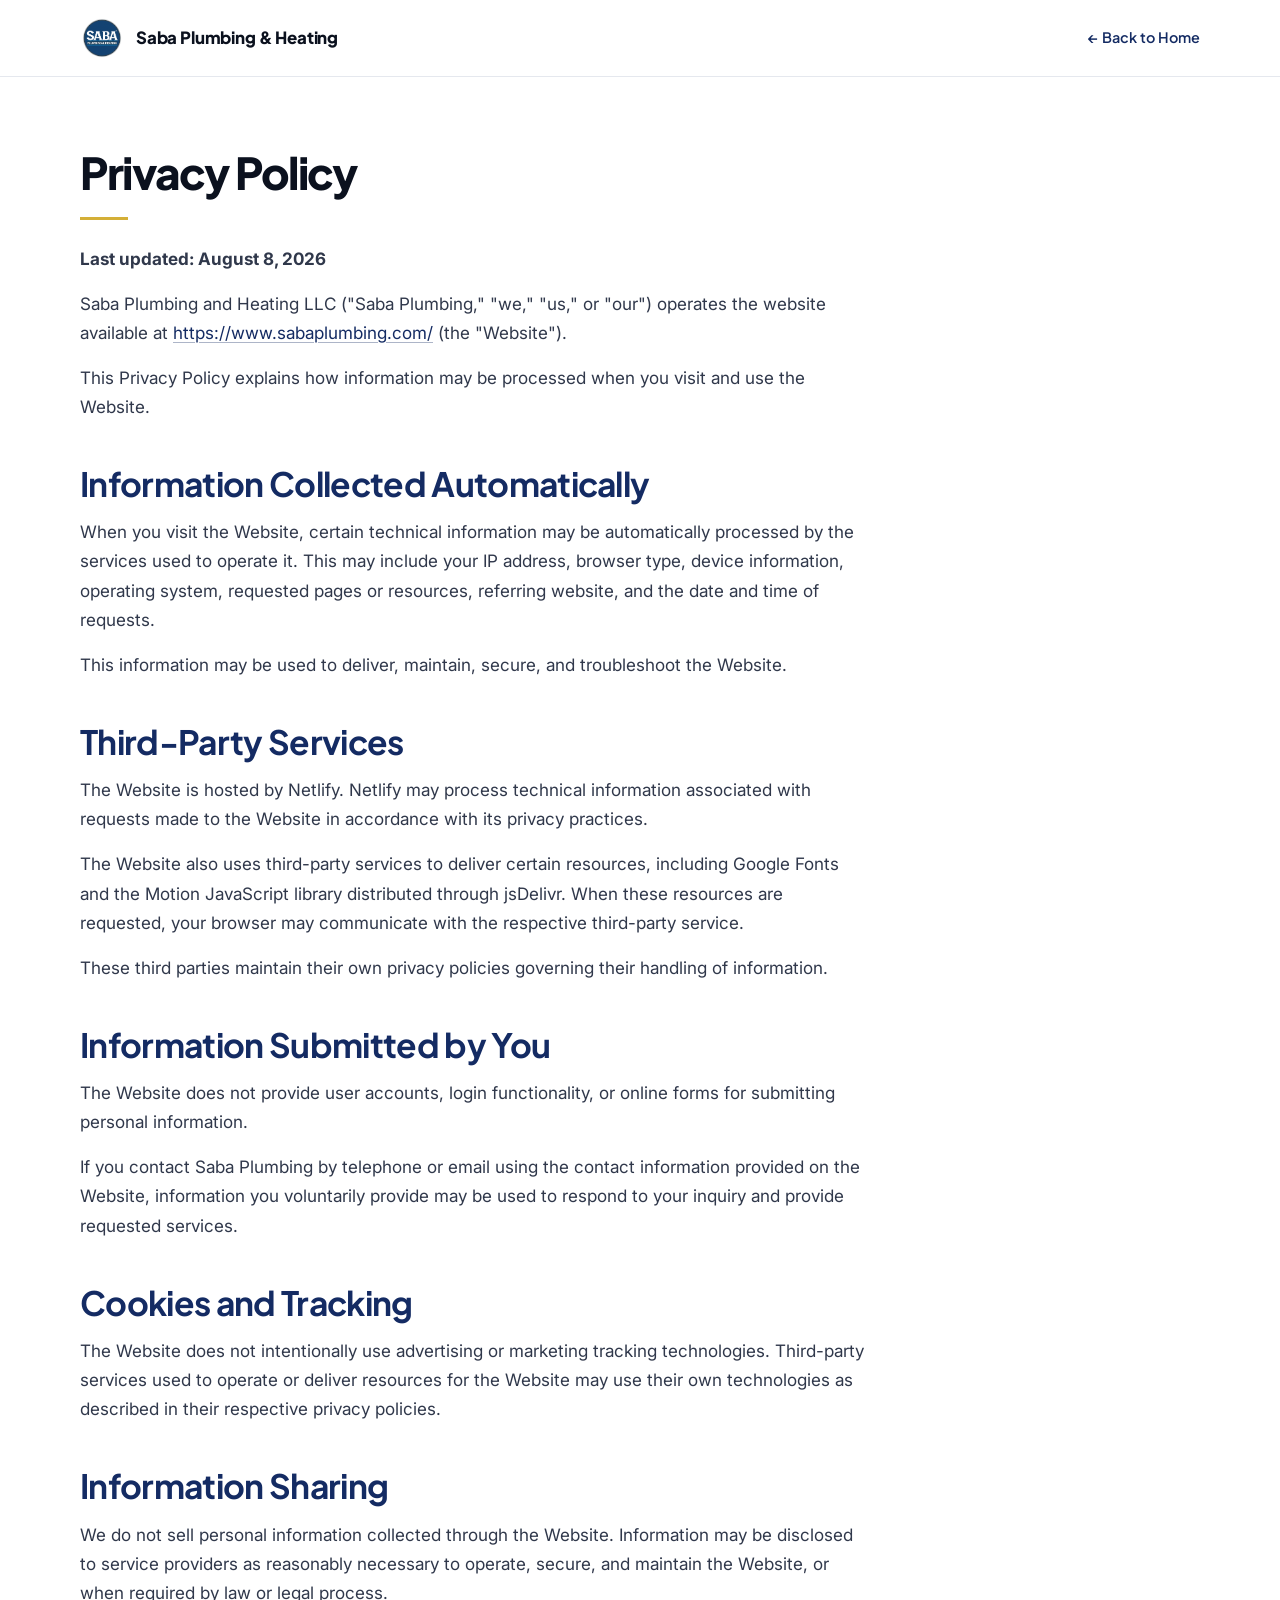
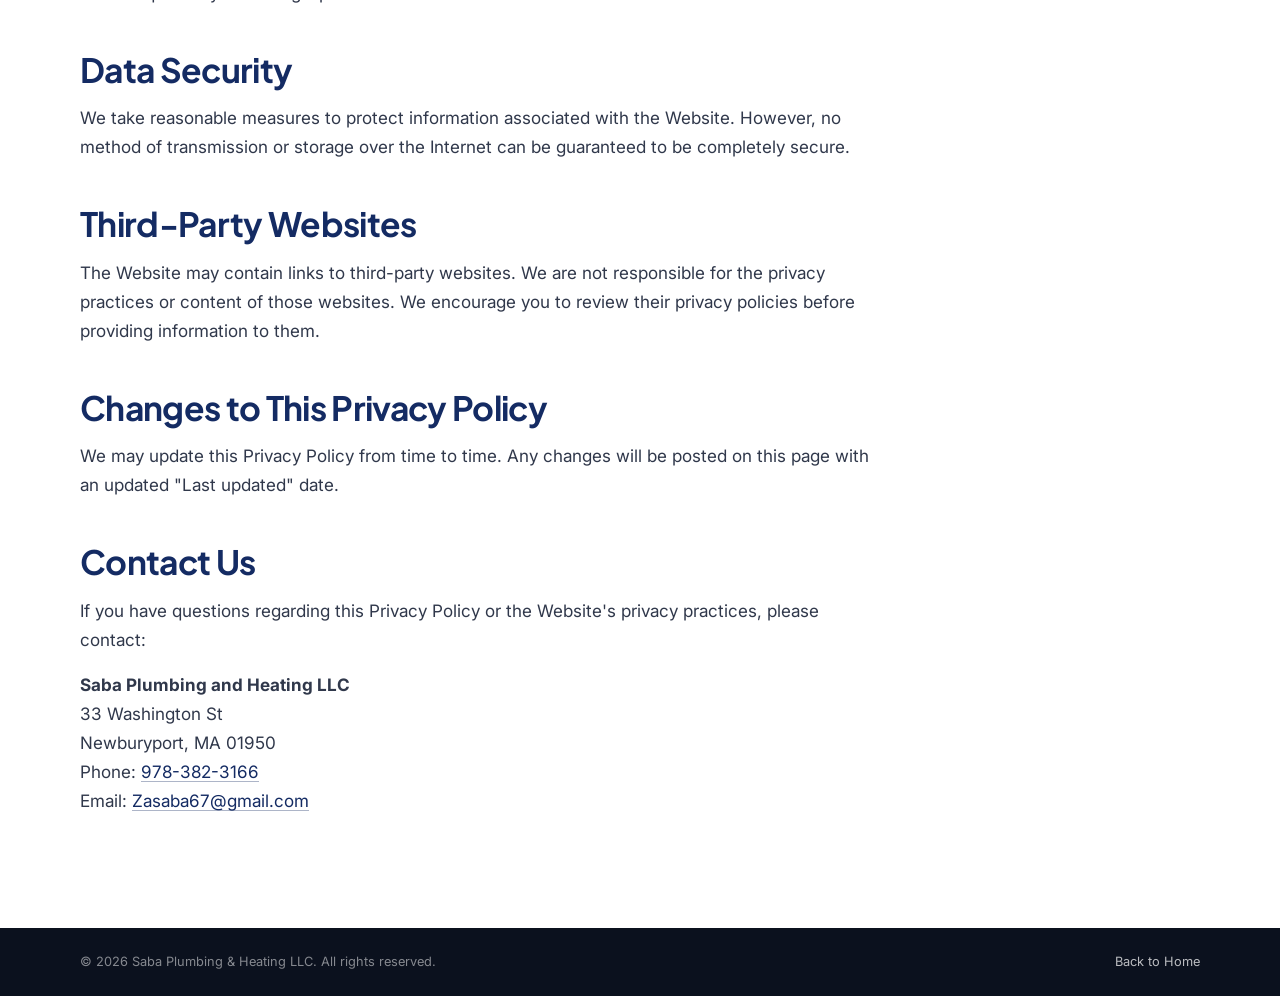
<file: privacy-policy.html>
<!DOCTYPE html>
<html lang="en">
<head>
<meta charset="UTF-8">
<meta name="viewport" content="width=device-width, initial-scale=1.0">
<title>Privacy Policy | Saba Plumbing &amp; Heating</title>
<meta name="description" content="Privacy Policy for Saba Plumbing and Heating LLC.">
<!-- This utility page must not appear in search results. -->
<meta name="robots" content="noindex, nofollow">
<meta name="theme-color" content="#0B111E">
<link rel="icon" type="image/png" href="images/logo.png">
<link rel="preconnect" href="https://fonts.googleapis.com">
<link rel="preconnect" href="https://fonts.gstatic.com" crossorigin>
<link href="https://fonts.googleapis.com/css2?family=Plus+Jakarta+Sans:wght@500;600;700;800&family=Inter:wght@400;500;600;700&display=swap" rel="stylesheet">
<link rel="stylesheet" href="styles.css?v=15">
<style>
  /* Legal page chrome — simple, on-brand, self-contained.
     Reuses the design tokens from styles.css. */
  .legal-header {
    position: sticky;
    top: 0;
    z-index: 1000;
    background: rgba(255, 255, 255, 0.96);
    -webkit-backdrop-filter: blur(14px);
    backdrop-filter: blur(14px);
    border-bottom: 1px solid var(--color-line);
  }
  .legal-header-inner {
    display: flex;
    align-items: center;
    justify-content: space-between;
    flex-wrap: wrap;
    gap: 0.75rem 1rem;
    padding-block: 1rem;
  }
  .legal-brand {
    display: inline-flex;
    align-items: center;
    gap: 0.75rem;
    font-family: var(--font-display);
    font-weight: 800;
    font-size: 1.05rem;
    letter-spacing: -0.01em;
    color: var(--color-ink);
  }
  .legal-logo { height: 2.75rem; width: auto; }
  .legal-back {
    font-family: var(--font-display);
    font-weight: 600;
    font-size: 0.9rem;
    color: var(--color-navy);
    transition: color var(--t-med) var(--ease-premium);
  }
  .legal-back:hover { color: var(--color-gold-deep); }

  .legal { padding-block: clamp(3rem, 7vw, 4.5rem) clamp(4rem, 8vw, 6rem); }
  .legal article { max-width: 72ch; }
  .legal h1 {
    font-size: clamp(1.9rem, 3vw + 1rem, 2.75rem);
    font-weight: 800;
    letter-spacing: var(--track-xl);
    margin-bottom: 1.5rem;
  }
  .legal h1::after {
    content: "";
    display: block;
    width: 48px;
    height: 3px;
    background: var(--color-gold);
    margin-top: 1.25rem;
  }
  .legal h2 {
    font-size: var(--heading-md);
    font-weight: 700;
    letter-spacing: var(--track-sm);
    color: var(--color-navy);
    margin: 2.75rem 0 0.75rem;
  }
  .legal p { margin: 1rem 0; color: var(--color-ink-soft); line-height: 1.7; }
  .legal p:first-of-type { margin-top: 0; }
  .legal a {
    color: var(--color-navy);
    text-decoration: underline;
    text-decoration-color: rgba(20, 43, 99, 0.35);
    text-underline-offset: 3px;
    transition: color var(--t-med) var(--ease-premium);
  }
  .legal a:hover { color: var(--color-gold-deep); text-decoration-color: currentColor; }

  .legal-footer { background: var(--color-ink); color: var(--color-on-dark-dim); }
  .legal-footer-inner {
    display: flex;
    align-items: center;
    justify-content: space-between;
    flex-wrap: wrap;
    gap: 0.75rem 1rem;
    padding-block: 1.5rem;
    font-size: 0.8rem;
  }
  .legal-footer a { color: var(--color-on-dark); transition: color var(--t-med) var(--ease-premium); }
  .legal-footer a:hover { color: var(--color-gold); }
</style>
</head>
<body>
<header class="legal-header">
  <div class="container legal-header-inner">
    <a class="legal-brand" href="index.html" aria-label="Saba Plumbing &amp; Heating home">
      <img class="legal-logo" src="images/logo.png" alt="">
      Saba Plumbing &amp; Heating
    </a>
    <a class="legal-back" href="index.html">&larr; Back to Home</a>
  </div>
</header>

<main class="legal">
  <div class="container">
    <article>
      <h1>Privacy Policy</h1>
      <p><strong>Last updated: August 8, 2026</strong></p>
      <p>Saba Plumbing and Heating LLC ("Saba Plumbing," "we," "us," or "our") operates the website available at <a href="https://www.sabaplumbing.com/" rel="noopener noreferrer">https://www.sabaplumbing.com/</a> (the "Website").</p>
      <p>This Privacy Policy explains how information may be processed when you visit and use the Website.</p>

      <h2>Information Collected Automatically</h2>
      <p>When you visit the Website, certain technical information may be automatically processed by the services used to operate it. This may include your IP address, browser type, device information, operating system, requested pages or resources, referring website, and the date and time of requests.</p>
      <p>This information may be used to deliver, maintain, secure, and troubleshoot the Website.</p>

      <h2>Third-Party Services</h2>
      <p>The Website is hosted by Netlify. Netlify may process technical information associated with requests made to the Website in accordance with its privacy practices.</p>
      <p>The Website also uses third-party services to deliver certain resources, including Google Fonts and the Motion JavaScript library distributed through jsDelivr. When these resources are requested, your browser may communicate with the respective third-party service.</p>
      <p>These third parties maintain their own privacy policies governing their handling of information.</p>

      <h2>Information Submitted by You</h2>
      <p>The Website does not provide user accounts, login functionality, or online forms for submitting personal information.</p>
      <p>If you contact Saba Plumbing by telephone or email using the contact information provided on the Website, information you voluntarily provide may be used to respond to your inquiry and provide requested services.</p>

      <h2>Cookies and Tracking</h2>
      <p>The Website does not intentionally use advertising or marketing tracking technologies. Third-party services used to operate or deliver resources for the Website may use their own technologies as described in their respective privacy policies.</p>

      <h2>Information Sharing</h2>
      <p>We do not sell personal information collected through the Website. Information may be disclosed to service providers as reasonably necessary to operate, secure, and maintain the Website, or when required by law or legal process.</p>

      <h2>Data Security</h2>
      <p>We take reasonable measures to protect information associated with the Website. However, no method of transmission or storage over the Internet can be guaranteed to be completely secure.</p>

      <h2>Third-Party Websites</h2>
      <p>The Website may contain links to third-party websites. We are not responsible for the privacy practices or content of those websites. We encourage you to review their privacy policies before providing information to them.</p>

      <h2>Changes to This Privacy Policy</h2>
      <p>We may update this Privacy Policy from time to time. Any changes will be posted on this page with an updated "Last updated" date.</p>

      <h2>Contact Us</h2>
      <p>If you have questions regarding this Privacy Policy or the Website's privacy practices, please contact:</p>
      <p>
        <strong>Saba Plumbing and Heating LLC</strong><br>
        33 Washington St<br>
        Newburyport, MA 01950<br>
        Phone: <a href="tel:9783823166">978-382-3166</a><br>
        Email: <a href="mailto:Zasaba67@gmail.com">Zasaba67@gmail.com</a>
      </p>
    </article>
  </div>
</main>

<footer class="legal-footer">
  <div class="container legal-footer-inner">
    <p>&copy; 2026 Saba Plumbing &amp; Heating LLC. All rights reserved.</p>
    <a href="index.html">Back to Home</a>
  </div>
</footer>
</body>
</html>
</file>
<file: styles.css>
/* ==========================================================================
   Saba Plumbing & Heating — Master Stylesheet v2
   Design system: white canvas, deep midnight ink, midnight blue, anodized gold.
   Premium midnight blue & gold palette / sharp 4px radii / editorial whitespace.
   All spacing adheres to a strict 4px/8px grid. Depth comes from layered
   shadows and surface tints, never generic 1px container borders.
   ========================================================================== */

/* --------------------------------------------------------------------------
   1. Design tokens
   -------------------------------------------------------------------------- */
:root {
  /* Color system */
  --color-white:       #FFFFFF;
  --color-ink:         #0B111E;   /* Deep Midnight Ink — text, lines, borders */
  --color-ink-soft:    #30384B;   /* Secondary text on light */
  --color-navy:        #142B63;   /* Deep Midnight Blue - branding anchor */
  --color-navy-deep:   #0E1F49;   /* Midnight Blue hover state */
  --color-gold:        #D4AF37;   /* Polished Anodized Gold — stars, accents */
  --color-gold-deep:   #B8952C;   /* Gold hover state */
  --color-mist:        #F5F6F8;   /* Light section canvas */
  --color-line:        #E5E8EE;   /* Hairlines — editorial grid only */
  --color-muted:       #5A6478;   /* Body muted text */
  --color-on-dark:     rgba(255, 255, 255, 0.72);
  --color-on-dark-dim: rgba(255, 255, 255, 0.5);

  /* Typography — fluid modular scale (Major Third, clamp-based) */
  --font-display: 'Plus Jakarta Sans', -apple-system, BlinkMacSystemFont, 'Segoe UI', sans-serif;
  --font-body:    'Inter', -apple-system, BlinkMacSystemFont, 'Segoe UI', Roboto, sans-serif;

  --text-xs:     0.75rem;                                  /* 12 — captions   */
  --text-sm:     0.875rem;                                 /* 14 — meta       */
  --text-base:   clamp(1rem, 0.15vw + 0.95rem, 1.125rem);  /* 16–18 — body    */
  --text-lg:     1.25rem;                                  /* 20 — h3         */
  --text-xl:     1.5rem;                                   /* 24              */
  --heading-sm:  clamp(1.125rem, 0.8vw + 1rem, 1.35rem);   /* 18–22 — cards   */
  --heading-md:  clamp(1.5rem, 1.5vw + 1.1rem, 2.1rem);    /* 24–34           */
  --heading-lg:  clamp(2rem, 3vw + 1rem, 3rem);            /* 32–48 — h2      */
  --heading-xl:  clamp(2.25rem, 5vw + 1rem, 4.5rem);       /* 36–72 — h1      */

  /* Tracking — tight only where type is large, scaled down with size */
  --track-xl: -0.04em;   /* ≥ 2rem display */
  --track-lg: -0.03em;   /* 1.5–2rem headings */
  --track-sm: -0.02em;   /* 1.25rem headings */
  --track-xs: -0.01em;   /* ≤ 1.125rem */

  /* Shape & structure */
  --radius-sharp: 4px;
  --container:    1200px;
  --header-h:     140px;  /* sized for the taller header logo */

  /* Spacing scale — strict 8px grid */
  --space-1:  0.25rem;  /*  4 */
  --space-2:  0.5rem;   /*  8 */
  --space-3:  0.75rem;  /* 12 */
  --space-4:  1rem;     /* 16 */
  --space-5:  1.5rem;   /* 24 */
  --space-6:  2rem;     /* 32 */
  --space-7:  2.5rem;   /* 40 */
  --space-8:  3rem;     /* 48 */
  --space-9:  4rem;     /* 64 */
  --space-10: 5rem;     /* 80 */

  --section-pad: clamp(4rem, 7vw, 6.5rem);                 /* 64–104, 8-grid  */
  --gutter:     clamp(1.5rem, 4vw, 2.5rem);                /* 24–40, 8-grid   */

  /* Depth — layered shadows, borders reserved for editorial/active states */
  --shadow-1: 0 1px 2px rgba(11, 17, 30, 0.05);
  --shadow-2: 0 1px 2px rgba(11, 17, 30, 0.04), 0 12px 32px rgba(11, 17, 30, 0.07);
  --shadow-3: 0 2px 4px rgba(11, 17, 30, 0.05), 0 20px 48px rgba(11, 17, 30, 0.12);
  --shadow-btn: 0 1px 2px rgba(11, 17, 30, 0.14);

  /* Motion */
  --ease-premium: cubic-bezier(0.22, 1, 0.36, 1);
  --t-fast: 0.18s;
  --t-med:  0.3s;
}

/* --------------------------------------------------------------------------
   2. Reset & base
   -------------------------------------------------------------------------- */
*, *::before, *::after { box-sizing: border-box; }

html {
  scroll-behavior: smooth;
  scroll-padding-top: calc(var(--header-h) + var(--space-2));
  -webkit-text-size-adjust: 100%;
}

body {
  margin: 0;
  font-family: var(--font-body);
  font-size: var(--text-base);
  line-height: 1.6;
  color: var(--color-ink);
  background-color: var(--color-white);
  -webkit-font-smoothing: antialiased;
  -moz-osx-font-smoothing: grayscale;
  overflow-x: hidden;
}

img, svg { display: block; max-width: 100%; }
a { color: inherit; text-decoration: none; }
ul { list-style: none; margin: 0; padding: 0; }
h1, h2, h3, h4, p, blockquote, address, figure { margin: 0; }

h1, h2, h3, h4 {
  font-family: var(--font-display);
  line-height: 1.08;
}

button { font-family: inherit; }

::selection { background: var(--color-navy); color: var(--color-white); }

:focus-visible {
  outline: 2px solid var(--color-navy);
  outline-offset: 3px;
  border-radius: var(--radius-sharp);
}

.site-footer :focus-visible { outline-color: var(--color-gold); }

/* --------------------------------------------------------------------------
   3. Utilities
   -------------------------------------------------------------------------- */
.container {
  max-width: var(--container);
  margin-inline: auto;
  padding-inline: var(--gutter);
}

.section-pad { padding-block: var(--section-pad); }

.icon { width: 1.15em; height: 1.15em; flex-shrink: 0; }

.overline {
  font-family: var(--font-display);
  font-size: clamp(0.72rem, 0.5vw + 0.64rem, 0.8rem);
  font-weight: 700;
  letter-spacing: 0.2em;
  text-transform: uppercase;
  color: var(--color-navy);
}

.section-head {
  display: flex;
  align-items: flex-end;
  justify-content: space-between;
  gap: var(--space-8);
  margin-bottom: clamp(1.75rem, 3.5vw, 2.5rem);
}

.section-title {
  font-size: var(--heading-lg);
  font-weight: 800;
  letter-spacing: var(--track-lg);
  max-width: 16ch;
  margin-top: var(--space-4);
}

.section-rule {
  width: 40px;
  height: 3px;
  background-color: var(--color-gold);
  margin-top: 1.25rem;
}



.skip-link {
  position: absolute;
  left: -999px;
  top: 0;
  z-index: 2000;
  background: var(--color-ink);
  color: var(--color-white);
  padding: var(--space-3) 1.25rem;
  font-weight: 600;
  border-radius: var(--radius-sharp);
}
.skip-link:focus-visible { left: 1rem; top: 1rem; }

/* --------------------------------------------------------------------------
   4. Scroll progress — gold hairline pinned under the viewport top
   -------------------------------------------------------------------------- */
.scroll-progress {
  position: fixed;
  top: 0;
  left: 0;
  right: 0;
  height: 3px;
  background-color: var(--color-gold);
  transform-origin: 0 50%;
  transform: scaleX(0);
  z-index: 1200;
  pointer-events: none;
}

/* --------------------------------------------------------------------------
   5. Buttons — tactile: lift on hover, snap back on :active
   -------------------------------------------------------------------------- */
.btn {
  display: inline-flex;
  align-items: center;
  justify-content: center;
  gap: var(--space-2);
  font-family: var(--font-display);
  font-weight: 700;
  font-size: 0.95rem;
  letter-spacing: -0.01em;
  padding: var(--space-4) var(--space-5);
  border-radius: var(--radius-sharp);
  border: 1px solid transparent;
  cursor: pointer;
  white-space: nowrap;
  box-shadow: var(--shadow-btn);
  will-change: transform;
  transition:
    transform var(--t-fast) var(--ease-premium),
    background-color var(--t-med) var(--ease-premium),
    color var(--t-med) var(--ease-premium),
    border-color var(--t-med) var(--ease-premium),
    box-shadow var(--t-med) var(--ease-premium);
}
.btn:hover { transform: translateY(-2px); }
.btn:active { transform: translateY(0); }

.btn-gold {
  background-color: var(--color-gold);
  color: var(--color-ink);
}
.btn-gold:hover, .btn-gold:focus-visible {
  background-color: var(--color-gold-deep);
  box-shadow: 0 10px 24px rgba(212, 175, 55, 0.35);
}

.btn-navy {
  background-color: var(--color-navy);
  color: var(--color-white);
}
.btn-navy:hover, .btn-navy:focus-visible {
  background-color: var(--color-navy-deep);
  box-shadow: 0 10px 24px rgba(20, 43, 99, 0.28);
}

.btn-outline {
  border-color: var(--color-ink);
  color: var(--color-ink);
  background: transparent;
  box-shadow: none;
}
.btn-outline:hover, .btn-outline:focus-visible {
  background-color: var(--color-ink);
  color: var(--color-white);
  box-shadow: var(--shadow-btn);
}

.btn-lg {
  padding: var(--space-4) var(--space-6);
  font-size: 1rem;
}

/* --------------------------------------------------------------------------
   6. Header — shrink-on-scroll (state toggled by script.js)
   -------------------------------------------------------------------------- */
.site-header {
  position: fixed;
  top: 0;
  left: 0;
  right: 0;
  z-index: 1000;
  background: transparent;
  padding-block: 1.75rem;
  transition:
    padding var(--t-med) var(--ease-premium),
    background-color var(--t-med) var(--ease-premium),
    box-shadow var(--t-med) var(--ease-premium),
    border-color var(--t-med) var(--ease-premium);
}

.site-header.is-shrunk {
  padding-block: var(--space-3);
  background-color: rgba(255, 255, 255, 0.96);
  -webkit-backdrop-filter: blur(14px);
  backdrop-filter: blur(14px);
  border-bottom: 1px solid var(--color-line);
  box-shadow: 0 6px 24px rgba(11, 17, 30, 0.08);
}

.header-inner {
  display: flex;
  align-items: center;
  justify-content: space-between;
  gap: clamp(1rem, 2vw, 2rem);
  min-height: 2.5rem;
}

.header-brand {
  display: inline-flex;
  align-items: center;
  gap: 0.75rem;
  min-width: 0;
  flex-shrink: 0;
}

.logo {
  display: inline-flex;
  align-items: center;
  flex-shrink: 0;
}
.logo img { display: block; }

.company-name {
  color: var(--color-ink);
  font-family: var(--font-display);
  font-size: clamp(1.125rem, 1.8vw, 1.5rem);
  font-weight: 800;
  line-height: 1.05;
  letter-spacing: 0.01em;
  white-space: nowrap;
  transition: color var(--t-med) var(--ease-premium);
}

.site-header.is-shrunk .company-name { color: var(--color-ink); }

/* Logo sizing stays independent from the footer's compact image treatment. */
.h-8 { height: 2rem; width: auto; }
.header-logo-image { height: 5.25rem; width: auto; }

.header-actions {
  display: flex;
  align-items: center;
  gap: clamp(0.75rem, 1.5vw, 1.25rem);
  flex-shrink: 0;
}

.header-phone {
  display: inline-flex;
  align-items: center;
  gap: var(--space-3);
  color: var(--color-ink);
}
.header-phone .icon { color: var(--color-gold); width: 1.05rem; height: 1.05rem; }
.header-phone-inner { display: flex; flex-direction: column; line-height: 1.25; }
.header-phone-label {
  font-size: 0.62rem;
  font-weight: 700;
  letter-spacing: 0.16em;
  text-transform: uppercase;
  color: var(--color-muted);
}
.header-phone-number {
  font-family: var(--font-display);
  font-weight: 700;
  font-size: clamp(0.95rem, 1.1vw, 1.1rem);
  letter-spacing: var(--track-xs);
  transition: color var(--t-med) var(--ease-premium);
}
.header-phone:hover .header-phone-number { color: var(--color-navy); }

/* --------------------------------------------------------------------------
   7. Hero — instant clarity, editorial split: copy left, visual right
   -------------------------------------------------------------------------- */
.hero {
  position: relative;
  background:
    radial-gradient(1100px 560px at 88% -12%, rgba(20, 43, 99, 0.06), transparent 62%),
    var(--color-white);
  padding-top: calc(var(--header-h) + clamp(0.75rem, 2vw, 1.5rem));
  padding-bottom: var(--section-pad);
  overflow: hidden;
}

.hero-grid {
  display: grid;
  grid-template-columns: minmax(0, 1.05fr) minmax(0, 0.95fr);
  gap: clamp(2rem, 5vw, 4rem);
  /* Top-align so the hero photo rides up beside the headline instead of
     hanging in the vertical middle of the taller text column. */
  align-items: start;
}

.hero-media {
  margin-top: 1rem;
}

.hero-copy { animation: hero-in 0.7s var(--ease-premium) both; }

.hero-title {
  font-size: clamp(2.4rem, 4.5vw + 1rem, 3.9rem);
  font-weight: 800;
  letter-spacing: var(--track-xl);
  margin: var(--space-4) 0 1.5rem;
  max-width: 17ch;
}

/* Accent span inherits the headline color so the whole title reads as
   one black line (no navy/black split). */
.hero-title-accent {
  color: inherit;
}

/* Hero visual — real technician photo, rounded, with a gold accent frame */
.hero-photo {
  position: relative;
  animation: hero-in 0.7s var(--ease-premium) 0.15s both;
}
.hero-photo-img {
  position: relative;
  z-index: 1;
  width: 100%;
  height: auto;
  display: block;
  border-radius: 24px;
  max-width: 520px;
  margin-inline: auto;
  aspect-ratio: 4 / 3;
  object-fit: cover;
  background-color: var(--color-mist);
}
/* If the hotlinked photo ever fails to load, the photo area just sits
   clean on the page (mist-toned) instead of a broken-image icon. */
.hero-photo-img.hero-photo-fallback { visibility: hidden; }

.hero-lede {
  font-size: clamp(1rem, 1.4vw, 1.12rem);
  color: var(--color-muted);
  max-width: 52ch;
  margin-bottom: var(--space-6);
}

.trust-list {
  display: flex;
  flex-direction: column;
  gap: var(--space-3);
  margin-bottom: var(--space-6);
}
.trust-item {
  display: flex;
  align-items: center;
  gap: 0.75rem;
  font-weight: 600;
  font-size: 0.95rem;
  color: var(--color-ink-soft);
}

.trust-check {
  width: 1.15rem;
  height: 1.15rem;
  flex: 0 0 auto;
  color: var(--color-gold);
}

.hero-cta {
  display: flex;
  flex-wrap: wrap;
  gap: var(--space-3);
}

/* --------------------------------------------------------------------------
   8. Services, process, and service-area details
   -------------------------------------------------------------------------- */
.service-area-inline { display: grid; grid-template-columns: minmax(0, 0.45fr) minmax(0, 1.55fr); gap: var(--space-5); align-items: center; margin-bottom: var(--space-6); padding: var(--space-5) var(--space-6); background: var(--color-navy); color: var(--color-white); border-radius: 10px; overflow: hidden; }
.service-area-inline h3 { color: var(--color-white); font-size: var(--heading-md); letter-spacing: var(--track-sm); margin-left: 0.75rem; }
.service-area-inline p { color: var(--color-white); font-size: 0.95rem; }

/* --------------------------------------------------------------------------
   8b. Services — sharp editorial hairline grid (intentional, not a card tell)
   -------------------------------------------------------------------------- */
.services {
  /* Section rhythm: white hero -> light gray What We Do */
  background-color: var(--color-mist);
}

.services-grid {
  display: grid;
  grid-template-columns: repeat(3, 1fr);
  border-top: 1px solid var(--color-ink);
  border-left: 1px solid var(--color-ink);
}

.service-cell {
  position: relative;
  display: flex;
  flex-direction: column;
  align-items: flex-start;
  padding: 2.5rem 2rem var(--space-6);
  border-right: 1px solid var(--color-ink);
  border-bottom: 1px solid var(--color-ink);
  transition:
    background-color var(--t-med) var(--ease-premium),
    transform var(--t-med) var(--ease-premium),
    box-shadow var(--t-med) var(--ease-premium);
  will-change: transform;
}
.service-cell:hover {
  background-color: var(--color-navy);
  transform: translateY(-3px);
  box-shadow: var(--shadow-3);
}

.service-num {
  font-family: var(--font-display);
  font-size: var(--text-xs);
  font-weight: 700;
  letter-spacing: 0.14em;
  color: var(--color-gold);
  margin-bottom: 1.25rem;
}

.service-cell-title {
  font-size: var(--heading-sm);
  font-weight: 700;
  letter-spacing: var(--track-sm);
  margin-bottom: var(--space-3);
  transition: color var(--t-med) var(--ease-premium);
}
.service-cell:hover .service-cell-title { color: var(--color-white); }

.service-cell-text {
  font-size: 0.93rem;
  color: var(--color-muted);
  transition: color var(--t-med) var(--ease-premium);
}
.service-cell:hover .service-cell-text { color: var(--color-on-dark); }

.service-groups { display: grid; grid-template-columns: repeat(2, minmax(0, 1fr)); gap: 2px; background: var(--color-ink); border: 2px solid var(--color-ink); border-radius: 10px; overflow: hidden; }
.service-group { background: var(--color-white); color: var(--color-ink); padding: clamp(1.75rem, 4vw, 2.75rem); }
.service-group h3, .process-step h3 { font-size: var(--heading-md); letter-spacing: var(--track-sm); margin-bottom: var(--space-3); }
.service-group > p, .process-step > p { color: var(--color-muted); font-size: 0.94rem; }
.service-group ul { display: grid; grid-template-columns: repeat(2, minmax(0, 1fr)); gap: 0 var(--space-5); margin-top: var(--space-5); }
.service-group li { border-top: 1px solid var(--color-line); padding-block: var(--space-3); color: var(--color-ink); font-size: 0.88rem; }
.service-group h3, .service-group > p { color: var(--color-ink); }

.process { background: var(--color-white); }
.process-grid { display: grid; grid-template-columns: repeat(5, minmax(0, 1fr)); gap: 1px; background: var(--color-ink); border: 1px solid var(--color-ink); border-radius: 10px; overflow: hidden; }
.process-step { position: relative; background: var(--color-mist); padding: clamp(1.1rem, 2vw, 1.6rem); min-width: 0; }

/* Subtle gold connector triangles between process steps (right-pointing on
   multi-column rows). Row-ending cards get their arrow suppressed below so
   no triangle points off into the void. */
.process-step:not(:last-child)::after {
  content: "";
  position: absolute;
  top: 50%;
  right: -3px; /* straddle the 1px hairline seam */
  width: 0;
  height: 0;
  border-top: 4px solid transparent;
  border-bottom: 4px solid transparent;
  border-left: 6px solid var(--color-gold);
  transform: translateY(-50%);
  z-index: 1;
  opacity: 0.9;
  pointer-events: none;
}
.process-step .service-num { display: block; margin-bottom: 0.75rem; font-size: 0.68rem; }
.process-step h3 { font-size: clamp(1rem, 0.65vw + 0.78rem, 1.25rem); line-height: 1.12; margin-bottom: 0.75rem; }
.process-step > p { font-size: clamp(0.76rem, 0.22vw + 0.7rem, 0.84rem); line-height: 1.48; }
.process-step p + .fee-note { margin-top: 0.85rem; padding-top: 0.85rem; border-top: 1px solid var(--color-line); font-size: clamp(0.7rem, 0.18vw + 0.65rem, 0.76rem); line-height: 1.42; color: var(--color-ink-soft); }

/* Founder signature */
/* --------------------------------------------------------------------------
   9. Reviews — infinite transform-driven carousel, depth via layered shadow
   -------------------------------------------------------------------------- */
.reviews { background-color: var(--color-mist); }

.reviews-head { align-items: center; }

.carousel { margin-top: var(--space-4); }

.carousel-track {
  display: flex;
  gap: 1.5rem;
  overflow-x: auto;
  scrollbar-width: none;
  overscroll-behavior-x: none;
  scroll-behavior: auto; /* teleports are always instant */
  touch-action: pan-x;   /* horizontal drags scroll the track; vertical pans scroll the page */
  padding: var(--space-2) 0 var(--space-3);
  -webkit-overflow-scrolling: touch;
  cursor: grab;
}
.carousel-track::-webkit-scrollbar { display: none; }
.carousel-track:focus-visible { outline-offset: 4px; }
.carousel-track.is-dragging {
  cursor: grabbing;
  user-select: none;
  -webkit-user-select: none;
}

.review-card {
  flex: 0 0 min(78%, 400px);
  background: var(--color-white);
  border-radius: var(--radius-sharp);
  padding: var(--space-6);
  display: flex;
  flex-direction: column;
  gap: 1.25rem;
  min-height: 300px;
  box-shadow: var(--shadow-2);
  transition:
    transform var(--t-med) var(--ease-premium),
    box-shadow var(--t-med) var(--ease-premium);
}
.review-card:hover {
  transform: translateY(-3px);
  box-shadow: var(--shadow-3);
}

.review-top { display: flex; align-items: center; gap: var(--space-3); }
.review-avatar {
  width: 48px;
  height: 48px;
  border-radius: 50%;
  background: var(--color-navy);
  color: var(--color-white);
  display: flex;
  align-items: center;
  justify-content: center;
  font-family: var(--font-display);
  font-weight: 800;
  font-size: 0.82rem;
  letter-spacing: 0.02em;
  flex-shrink: 0;
}
.review-meta { min-width: 0; }
.review-name {
  font-family: var(--font-display);
  font-weight: 700;
  font-size: 1.02rem;
  letter-spacing: var(--track-xs);
}
.review-neighborhood { font-size: 0.8rem; color: var(--color-muted); }
.review-text { flex: 1; font-size: 0.94rem; color: var(--color-ink-soft); }

.review-note {
  display: block;
  font-size: 0.78rem;
  font-weight: 600;
  color: var(--color-muted);
  border-top: 1px solid var(--color-line);
  padding-top: var(--space-4);
}

.carousel-controls {
  display: flex;
  align-items: center;
  gap: var(--space-3);
  margin-top: var(--space-6);
}
.carousel-btn {
  width: 48px;
  height: 48px;
  border: 1px solid var(--color-ink);
  background: var(--color-white);
  color: var(--color-ink);
  border-radius: var(--radius-sharp);
  display: flex;
  align-items: center;
  justify-content: center;
  cursor: pointer;
  transition:
    transform var(--t-fast) var(--ease-premium),
    background-color var(--t-med) var(--ease-premium),
    color var(--t-med) var(--ease-premium);
}
.carousel-btn:hover, .carousel-btn:focus-visible {
  background: var(--color-ink);
  color: var(--color-white);
  transform: translateY(-2px);
}
.carousel-btn:active { transform: translateY(0); }
.carousel-hint { font-size: 0.8rem; color: var(--color-muted); margin-left: var(--space-2); }

/* Mobile-only "scroll left and right" hint under the card rails. Hidden on
   desktop; the phone media query reveals it and animates the arrows. */
.swipe-hint { display: none; }
.swipe-hint-arrow { flex-shrink: 0; }

/* --------------------------------------------------------------------------
   10. Founders story + transparent guarantees
   -------------------------------------------------------------------------- */
.guarantee {
  /* Section rhythm: gray reviews -> white founder story */
  background-color: var(--color-white);
}

.guarantee-grid {
  display: block;
  text-align: center;
}

.story-col {
  max-width: 68ch;
  margin-inline: auto;
}

.guarantee .section-rule,
.guarantee .section-title { margin-inline: auto; }

.story-paragraph,
.story-attribution {
  font-size: 1.02rem;
  color: var(--color-muted);
  margin: 1.5rem auto 0;
  max-width: 52ch;
}




/* --------------------------------------------------------------------------
   11. Footer — heavy-duty compliance
   -------------------------------------------------------------------------- */
.site-footer { background-color: var(--color-ink); }

.footer-grid {
  display: grid;
  grid-template-columns: 1.3fr 1fr 1.15fr 0.85fr;
  gap: clamp(2.5rem, 5vw, 4rem);
  padding-block: clamp(4rem, 8vw, 6rem) clamp(3rem, 6vw, 4.5rem);
}

.footer-logo {
  display: inline-flex;
  align-items: center;
  margin-bottom: 1.25rem;
}

.footer-blurb {
  font-size: 0.9rem;
  color: var(--color-on-dark-dim);
  max-width: 30ch;
  margin-bottom: 1.5rem;
}

.footer-phone-link {
  display: block;
  font-family: var(--font-display);
  font-weight: 800;
  font-size: 1.4rem;
  letter-spacing: var(--track-sm);
  color: var(--color-gold);
  transition: color var(--t-med) var(--ease-premium);
}
.footer-phone-link:hover { color: var(--color-white); }

.footer-sms-link {
  display: inline-flex;
  align-items: center;
  gap: var(--space-2);
  margin-top: var(--space-3);
  font-weight: 600;
  font-size: 0.9rem;
  color: var(--color-on-dark);
  transition: color var(--t-med) var(--ease-premium);
}
.footer-sms-link:hover { color: var(--color-gold); }

.footer-heading {
  font-size: var(--text-xs);
  font-weight: 700;
  letter-spacing: 0.2em;
  text-transform: uppercase;
  color: var(--color-gold);
  margin-bottom: 1.25rem;
}

.footer-address {
  font-style: normal;
  font-size: 0.9rem;
  line-height: 1.7;
  color: var(--color-on-dark);
}
.footer-hours { margin-top: var(--space-4); font-size: 0.85rem; color: var(--color-on-dark-dim); }

.footer-list li {
  font-size: 0.88rem;
  color: var(--color-on-dark);
  padding-block: var(--space-2);
}
.footer-links a {
  color: var(--color-on-dark);
  transition: color var(--t-med) var(--ease-premium), padding-left var(--t-med) var(--ease-premium);
}
.footer-links a:hover {
  color: var(--color-gold);
  padding-left: 0.25rem;
}

.footer-social { display: flex; gap: var(--space-2); margin-top: 1.5rem; }
.social-link {
  width: 40px;
  height: 40px;
  border: 1px solid rgba(255, 255, 255, 0.2);
  border-radius: var(--radius-sharp);
  color: var(--color-on-dark);
  display: flex;
  align-items: center;
  justify-content: center;
  transition:
    background-color var(--t-med) var(--ease-premium),
    color var(--t-med) var(--ease-premium),
    border-color var(--t-med) var(--ease-premium),
    transform var(--t-fast) var(--ease-premium);
}
.social-link:hover {
  background: var(--color-gold);
  border-color: var(--color-gold);
  color: var(--color-ink);
  transform: translateY(-2px);
}

.footer-bottom { border-top: 1px solid rgba(255, 255, 255, 0.12); }
.footer-bottom-inner {
  display: flex;
  align-items: center;
  justify-content: space-between;
  flex-wrap: wrap;
  gap: var(--space-4);
  padding-block: 1.5rem;
  font-size: 0.8rem;
  color: var(--color-on-dark-dim);
}
/* --------------------------------------------------------------------------
   12. Fixed call actions
   -------------------------------------------------------------------------- */
.mobile-bar {
  display: none;
  position: fixed;
  bottom: 0;
  left: 0;
  right: 0;
  z-index: 1100;
  grid-template-columns: 1fr 1fr;
  gap: var(--space-3);
  padding: var(--space-3) var(--space-3) calc(var(--space-3) + env(safe-area-inset-bottom));
  background: var(--color-ink);
  box-shadow: 0 -8px 24px rgba(11, 17, 30, 0.25);
}
.mobile-bar-btn {
  display: flex;
  align-items: center;
  justify-content: center;
  gap: var(--space-2);
  font-family: var(--font-display);
  font-weight: 700;
  font-size: 0.95rem;
  border-radius: var(--radius-sharp);
  padding: var(--space-4) var(--space-2);
  transition: background-color var(--t-med) var(--ease-premium), transform var(--t-fast) var(--ease-premium);
}
.mobile-bar-btn:active { transform: scale(0.98); }
.mobile-bar-call { background: var(--color-gold); color: var(--color-ink); }
.mobile-bar-call:active { background: var(--color-gold-deep); }
.mobile-bar-text {
  background: transparent;
  color: var(--color-white);
  border: 1px solid rgba(255, 255, 255, 0.35);
}
.mobile-bar-text:active { border-color: var(--color-gold); color: var(--color-gold); }

.floating-call {
  position: fixed;
  right: 1.75rem;
  bottom: 1.75rem;
  z-index: 1050;
  display: inline-flex;
  align-items: center;
  gap: var(--space-2);
  background: var(--color-gold);
  color: var(--color-ink);
  font-family: var(--font-display);
  font-weight: 700;
  font-size: 0.95rem;
  border-radius: var(--radius-sharp);
  padding: var(--space-4) 1.5rem;
  box-shadow: 0 14px 34px rgba(11, 17, 30, 0.3);
  opacity: 0;
  transform: translateY(14px);
  pointer-events: none;
  transition:
    opacity var(--t-med) var(--ease-premium),
    transform var(--t-med) var(--ease-premium),
    background-color var(--t-med) var(--ease-premium);
}
.floating-call.is-visible {
  opacity: 1;
  transform: translateY(0);
  pointer-events: auto;
}
.floating-call:hover { background: var(--color-gold-deep); }

/* --------------------------------------------------------------------------
   13. Motion — premium easing, transform/opacity only
   -------------------------------------------------------------------------- */
@keyframes hero-in {
  from { opacity: 0; transform: translateY(16px); }
  to   { opacity: 1; transform: translateY(0); }
}

/* Gentle nudge for the phone-only "scroll left and right" hint arrows. */
@keyframes swipe-nudge-left {
  0%, 100% { transform: translateX(0); opacity: 0.45; }
  50%      { transform: translateX(-5px); opacity: 1; }
}
@keyframes swipe-nudge-right {
  0%, 100% { transform: translateX(0); opacity: 0.45; }
  50%      { transform: translateX(5px); opacity: 1; }
}

/* Scroll-reveal gating: content is visible by DEFAULT. The module script in
   index.html adds html.motion-active only after Motion has loaded and the
   reveal logic is live, so if the CDN is ever unreachable no element is
   ever hidden. The reveal animations themselves win over this rule because
   Motion writes inline opacity/transform styles. */
html.motion-active .js-reveal { opacity: 0; transform: translateY(24px); }
html.motion-active .js-reveal.js-reveal-blur { filter: blur(6px); }

@media (prefers-reduced-motion: reduce) {
  html { scroll-behavior: auto; }
  *, *::before, *::after {
    animation-duration: 0.01ms !important;
    animation-iteration-count: 1 !important;
    transition-duration: 0.01ms !important;
    scroll-behavior: auto !important;
  }
}

/* --------------------------------------------------------------------------
   14. Responsive
   -------------------------------------------------------------------------- */
@media (min-width: 1081px) {
  .header-inner {
    display: grid;
    grid-template-columns: minmax(0, 1fr) auto;
  }
  .header-actions { justify-self: end; }
}

@media (max-width: 1080px) {
  .header-cta { display: none; }
  .header-inner { gap: 0.75rem; }
  .service-area-inline { grid-template-columns: 1fr; }
  .process-grid { grid-template-columns: repeat(3, 1fr); }
  /* 3-col wrap: drop the arrow off the end of each row (steps 3) */
  .process-step:nth-child(3n):not(:last-child)::after { display: none; }
  .services-grid { grid-template-columns: repeat(2, 1fr); }
  .footer-grid { grid-template-columns: repeat(2, 1fr); }
  .section-head { flex-direction: column; align-items: flex-start; gap: 1.5rem; }
  .reviews-head { align-items: flex-start; }
  .header-inner { gap: 1rem; }
  .company-name { font-size: 1.25rem; }
  .header-phone-number { font-size: 0.95rem; }
}

@media (max-width: 900px) {
  .process-grid { grid-template-columns: repeat(2, minmax(0, 1fr)); }
  /* 2-col wrap: drop the arrow off the end of each row (steps 2 and 4), but
     lift the 3-col suppression so step 3's arrow can point at step 4. */
  .process-step:nth-child(2n):not(:last-child)::after { display: none; }
  .process-step:nth-child(3n):not(:last-child)::after { display: block; }
  .hero { padding-top: calc(var(--header-h) + 3.5rem); }
  .floating-call { display: none; }
  .header-cta { display: none; }

  /* Keep a fixed panic button at every viewport width: the mobile bar
     takes over below 900px so there is never a dead zone */
  .site-footer { margin-bottom: 86px; }
  .mobile-bar { display: grid; }

  /* Hero stacks: copy first, visual below */
  .hero-grid { grid-template-columns: 1fr; }
  .hero-photo { margin-top: var(--space-2); }
  .hero-photo-img { max-width: 460px; }
}

@media (max-width: 760px) {
  :root {
    --section-pad: clamp(3rem, 10vw, 4.5rem);
    --header-h: 108px;
  }

  .site-header { padding-block: 1.1rem; }
  .site-header.is-shrunk { padding-block: 0.75rem; }
  .header-inner { min-height: 2rem; }
  .header-brand { gap: 0.625rem; }
  .h-8 { height: 1.75rem; }
  .header-logo-image { height: 3.5rem; }
  .company-name { font-size: 1.05rem; }
  .header-phone-label { display: none; }
  .header-phone-number { font-size: 0.84rem; }
  .header-phone { gap: 0.4rem; }
  .header-phone .icon { width: 0.95rem; height: 0.95rem; }

  .hero { padding-top: calc(var(--header-h) + 3.5rem); }
  .hero-title { font-size: clamp(2rem, 8.5vw, 2.9rem); }

}

@media (max-width: 640px) {
  :root {
    /* Mobile gets a tighter reading rhythm. Desktop keeps the original
       generous editorial spacing above. */
    --section-pad: clamp(2.75rem, 9vw, 3.5rem);
    --header-h: 92px;
  }

  .header-inner { gap: 0.75rem; }
  .service-groups, .process-grid { grid-template-columns: 1fr; }

  /* Mobile-only compact composition: the two text-heavy grids become
     horizontal snap rails instead of five tall rows. The clipped next card
     is an intentional affordance that says "swipe for more" without adding
     another label to the page. */
  .service-groups,
  .process-grid {
    display: flex;
    gap: 0.75rem;
    overflow-x: auto;
    /* The rail has no vertical scroll range. Keep that axis clipped, while
       allowing the browser to resolve gesture direction and hand vertical
       swipes back to the page. */
    overflow-y: hidden;
    overscroll-behavior-x: contain;
    touch-action: pan-x pan-y; /* horizontal drags scroll the rail; vertical pans scroll the page */
    scroll-snap-type: x mandatory;
    scroll-padding-inline: 0.25rem;
    scrollbar-width: none;
    background: transparent;
    border: 0;
    border-radius: 0;
    padding: 0.125rem 0.25rem 0.75rem;
    margin-inline: -0.25rem;
  }
  .service-groups::-webkit-scrollbar,
  .process-grid::-webkit-scrollbar { display: none; }
  .service-group,
  .process-step {
    flex: 0 0 min(86vw, 22rem);
    scroll-snap-align: start;
    scroll-snap-stop: always;
    /* Cards can be the touch target. Allow the browser to resolve the
       gesture direction here too: horizontal intent scrolls this rail,
       vertical intent reaches the page. */
    touch-action: pan-x pan-y;
    border: 1px solid var(--color-line);
    border-radius: 10px;
    box-shadow: var(--shadow-1);
  }
  .service-group { padding: 1.5rem; }
  .process-step { padding: 1.25rem; }
  /* The process rail is horizontal on phones, so restore its small
     right-pointing connectors instead of the stacked down arrows. */
  .process-step:not(:last-child)::after {
    top: 50%;
    right: -0.55rem;
    bottom: auto;
    left: auto;
    transform: translateY(-50%);
    border-top: 4px solid transparent;
    border-right: 0;
    border-bottom: 4px solid transparent;
    border-left: 6px solid var(--color-gold);
  }
  /* Each service card is wide enough for a two-column checklist on a phone.
     This keeps the long Plumbing list useful without making its card
     unnecessarily tall. */
  .service-group ul { grid-template-columns: repeat(2, minmax(0, 1fr)); gap: 0 1rem; }

  .header-brand { flex: 1 1 auto; min-width: 0; flex-shrink: 1; }
  .company-name {
    font-size: 0.96rem;
    white-space: normal;
    overflow-wrap: anywhere;
  }
  .header-phone { flex-shrink: 0; }
  .header-phone-inner { white-space: nowrap; }
  .header-phone-number { font-size: 0.78rem; }
  .header-phone .icon { display: none; }
  .services-grid { grid-template-columns: 1fr; }
  .review-card { flex-basis: 85%; }
  .footer-grid { grid-template-columns: 1fr; gap: 2.5rem; }
  .footer-bottom-inner { flex-direction: column; align-items: flex-start; }
  .hero { padding-top: calc(var(--header-h) + 1.5rem); }
  .hero-cta .btn { width: 100%; }
  .carousel-hint { display: none; }

  /* "Where we serve" — centered and slightly smaller on phones */
  .service-area-inline {
    text-align: center;
    padding: 1.25rem 1.5rem;
  }
  .service-area-inline h3 { margin-left: 0; font-size: clamp(1.2rem, 1vw + 1.05rem, 1.4rem); }
  .service-area-inline p { font-size: 0.87rem; }

  /* Swipe hint under each card rail: subtle nudge arrows + caption */
  .swipe-hint {
    display: flex;
    align-items: center;
    justify-content: center;
    gap: 0.6rem;
    margin-top: var(--space-3);
    font-size: 0.78rem;
    font-weight: 600;
    letter-spacing: 0.03em;
    color: var(--color-muted);
  }
  .swipe-hint-arrow {
    width: 0.95rem;
    height: 0.95rem;
    color: var(--color-navy);
    /* A short, finite nudge reads as a one-time prompt instead of permanent
       decoration; the arrows stay visible, just still. */
    animation: swipe-nudge 1.8s var(--ease-premium) 5;
  }
  .swipe-hint-arrow-left { animation-name: swipe-nudge-left; }
  .swipe-hint-arrow-right { animation-name: swipe-nudge-right; }
  .swipe-hint.is-settled .swipe-hint-arrow { animation: none; opacity: 0.6; }

  /* Compressed footer — tighter rhythm, redundant blurb hidden on phones */
  .footer-grid { gap: 1.75rem; padding-block: 2.5rem 2rem; }
  .footer-blurb { display: none; }
  .footer-phone-link { font-size: 1.2rem; }
  .footer-sms-link { margin-top: 0.5rem; font-size: 0.85rem; }
  .footer-heading { margin-bottom: 0.75rem; font-size: 0.7rem; }
  .footer-address { font-size: 0.85rem; }
  .footer-hours { margin-top: 0.75rem; font-size: 0.8rem; }
  .footer-list li { padding-block: 0.35rem; font-size: 0.84rem; }
  .footer-areas { display: grid; grid-template-columns: repeat(2, minmax(0, 1fr)); column-gap: 1rem; }
  .footer-bottom-inner { padding-block: 1.25rem; font-size: 0.75rem; }
}

@media (max-width: 360px) {
  /* Give very narrow phones a calmer checklist column rather than forcing
     long service names into cramped two-column cells. */
  .service-group ul { grid-template-columns: 1fr; }
  /* Same for the compact footer service-areas list. */
  .footer-areas { grid-template-columns: 1fr; }
}
</file>
